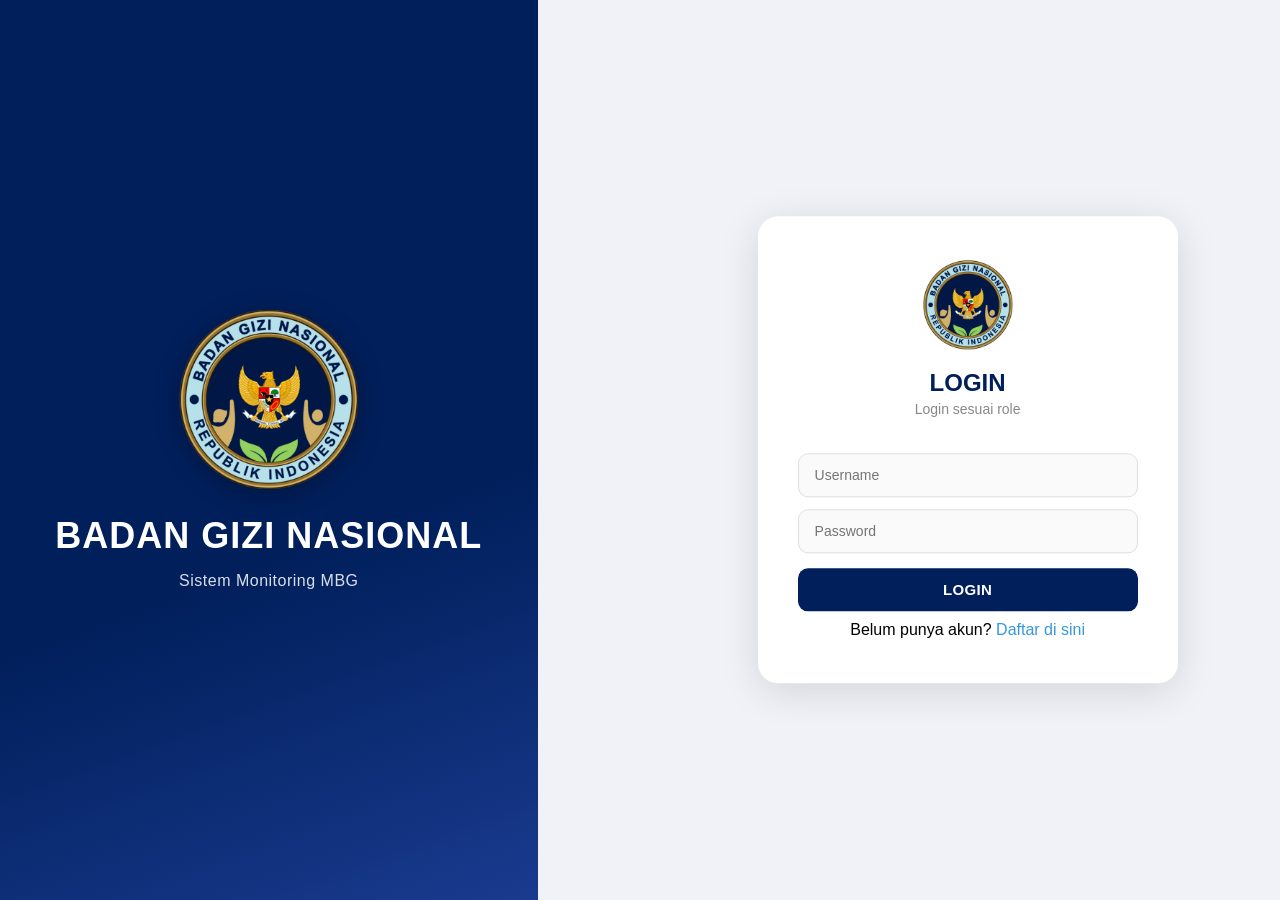
<file: src/main/resources/static/admin-dashboard.html>
<!DOCTYPE html>
<html lang="id">

<head>
    <meta charset="UTF-8">
    <meta name="viewport" content="width=device-width, initial-scale=1.0">
    <title>Dashboard Admin</title>
    <link rel="stylesheet" href="css/style.css">
    <style>
        .modal-overlay {
            display: none;
            position: fixed;
            top: 0; left: 0;
            width: 100%; height: 100%;
            background: rgba(0,0,0,0.5);
            z-index: 9999;
            justify-content: center;
            align-items: center;
        }
        .modal-overlay.active {
            display: flex;
        }
        .modal-box {
            background: white;
            padding: 30px;
            border-radius: 15px;
            width: 400px;
            box-shadow: 0 0 20px rgba(0,0,0,0.2);
        }
        .modal-box h3 {
            color: #001f5b;
            margin-bottom: 20px;
        }
        .modal-box input,
        .modal-box select {
            width: 100%;
            padding: 12px;
            margin-top: 10px;
            border: 1px solid #ccc;
            border-radius: 8px;
            font-size: 14px;
        }
        .modal-actions {
            display: flex;
            gap: 10px;
            margin-top: 15px;
        }
        .modal-actions button {
            flex: 1;
        }
        .btn-cancel {
            background: #ccc !important;
            color: #333 !important;
        }
        .btn-cancel:hover {
            background: #bbb !important;
        }
        .sidebar ul li.active {
            background: #3498db;
        }
    </style>
</head>

<body>

    <!-- ================= SIDEBAR ================= -->
    <div class="sidebar">
        <img src="img/logo.png" class="sidebar-logo">
        <h2>ADMIN MBG</h2>
        <ul>
            <li onclick="showPage('dashboard', this)">Dashboard</li>
            <li onclick="showPage('komoditas', this)"> Komoditas</li>
            <li onclick="showPage('paket', this)"> Paket Menu</li>
            <li onclick="showPage('detailmenu', this)"> Detail Menu</li>
            <li onclick="showPage('distribusi', this)"> Distribusi</li>
            <li onclick="showPage('permintaan', this)"> Permintaan ke Petani</li>
            <li onclick="showPage('komentar', this)"> Komentar</li>
            <li onclick="showPage('user', this)"> User Management</li>
        </ul>
        <button class="logout-btn" onclick="logout()"> Logout</button>
    </div>

    <!-- ================= CONTENT ================= -->
    <div class="content">

        <!-- ================= DASHBOARD ================= -->
        <div id="dashboard" class="page">
            <div class="topbar">
                <h1>Dashboard Admin</h1>
                <small id="welcomeAdmin"></small>
            </div>

            <div class="card-container">
                <div class="card">
                    <h3>Komoditas Tersedia</h3>
                    <p id="totalKomoditas">0</p>
                    <small>Data bahan baku aktif</small>
                </div>
                <div class="card">
                    <h3>Paket Menu Aktif</h3>
                    <p id="totalPaket">0</p>
                    <small>Menu yang tersedia</small>
                </div>
                <div class="card">
                    <h3>Distribusi Berjalan</h3>
                    <p id="totalDistribusi">0</p>
                    <small>Status pengiriman sistem</small>
                </div>
            </div>

            <div class="dashboard-section">
                <br>
                <h2>Distribusi Terbaru</h2>
                <table>
                    <thead>
                        <tr>
                            <th>Menu</th>
                            <th>Penerima</th>
                            <th>Porsi</th>
                            <th>Status</th>
                        </tr>
                    </thead>
                    <tbody id="dashboardDistribusiPreview"></tbody>
                </table>
            </div>
        </div>

        <!-- ================= KOMODITAS ================= -->
        <div id="komoditas" class="page hidden">
            <div class="topbar">
                <h1>Komoditas</h1>
            </div>

            <div class="form-box">
                <input type="text" id="namaKomoditas" placeholder="Nama Komoditas">
                <input type="number" id="stokKomoditas" placeholder="Jumlah Stok">
                <input type="text" id="satuanKomoditas" placeholder="Satuan (kg, liter, dll)">
                <button class="add-btn" onclick="tambahKomoditas()">Tambah</button>
            </div>

            <div class="table-wrapper">
                <table>
                    <thead>
                        <tr>
                            <th>No</th>
                            <th>Komoditas</th>
                            <th>Stok</th>
                            <th>Satuan</th>
                            <th>Aksi</th>
                        </tr>
                    </thead>
                    <tbody id="komoditasBody"></tbody>
                </table>
            </div>
        </div>

        <!-- ================= PAKET MENU ================= -->
        <div id="paket" class="page hidden">
            <div class="topbar">
                <h1>Paket Menu</h1>
            </div>

            <div class="form-box">
                <input type="text" id="namaPaket" placeholder="Nama Paket">
                <input type="text" id="isiPaket" placeholder="Deskripsi Gizi">
                <button class="add-btn" onclick="tambahPaket()">Tambah</button>
            </div>

            <div class="table-wrapper">
                <table>
                    <thead>
                        <tr>
                            <th>No</th>
                            <th>Nama Paket</th>
                            <th>Deskripsi Gizi</th>
                            <th>Aksi</th>
                        </tr>
                    </thead>
                    <tbody id="paketBody"></tbody>
                </table>
            </div>
        </div>

        <!-- ================= DETAIL MENU ================= -->
        <div id="detailmenu" class="page hidden">
            <div class="topbar">
                <h1>Detail Menu</h1>
            </div>

            <div class="form-box">
                <select id="idPaketDetail">
                    <option value="">Pilih Paket Menu</option>
                </select>
                <select id="idKomoditasDetail">
                    <option value="">Pilih Komoditas</option>
                </select>
                <input type="number" id="jumlahKebutuhan" placeholder="Kebutuhan per Porsi" step="0.01">
                <button class="add-btn" onclick="tambahDetailMenu()">Tambah</button>
            </div>

            <div class="table-wrapper">
                <table>
                    <thead>
                        <tr>
                            <th>No</th>
                            <th>Paket Menu</th>
                            <th>Komoditas</th>
                            <th>Kebutuhan / Porsi</th>
                            <th>Aksi</th>
                        </tr>
                    </thead>
                    <tbody id="detailMenuBody"></tbody>
                </table>
            </div>
        </div>

        <!-- ================= DISTRIBUSI ================= -->
        <div id="distribusi" class="page hidden">
            <div class="topbar">
                <h1>Distribusi</h1>
            </div>

            <div class="form-box">
                <select id="idMenuDistribusi">
                    <option value="">Pilih Paket Menu</option>
                </select>
                <select id="idPenerimaDistribusi">
                    <option value="">Pilih Penerima</option>
                </select>
                <input type="date" id="tanggalDistribusi">
                <input type="number" id="jumlahPorsi" placeholder="Jumlah Porsi">
                <select id="statusDistribusi">
                    <option value="">Pilih Status</option>
                    <option value="Proses">Proses</option>
                    <option value="Dikirim">Dikirim</option>
                    <option value="Selesai">Selesai</option>
                </select>
                <button class="add-btn" onclick="tambahDistribusi()">Tambah</button>
            </div>

            <div class="table-wrapper">
                <table>
                    <thead>
                        <tr>
                            <th>No</th>
                            <th>Menu</th>
                            <th>Penerima</th>
                            <th>Tanggal</th>
                            <th>Porsi</th>
                            <th>Status</th>
                            <th>Aksi</th>
                        </tr>
                    </thead>
                    <tbody id="distribusiBody"></tbody>
                </table>
            </div>
        </div>

        <!-- ================= PERMINTAAN KE PETANI ================= -->
        <div id="permintaan" class="page hidden">
            <div class="topbar">
                <h1>Permintaan ke Petani</h1>
            </div>

            <div class="form-box">
                <select id="idKomoditasPermintaan">
                    <option value="">Pilih Komoditas</option>
                </select>
                <input type="number" id="jumlahPermintaan" placeholder="Jumlah yang diminta">
                <button class="add-btn" onclick="tambahPermintaan()">Kirim Permintaan</button>
            </div>

            <div class="table-wrapper">
                <table>
                    <thead>
                        <tr>
                            <th>No</th>
                            <th>Komoditas</th>
                            <th>Jumlah</th>
                            <th>Tanggal</th>
                            <th>Status</th>
                            <th>Aksi</th>
                        </tr>
                    </thead>
                    <tbody id="permintaanBody"></tbody>
                </table>
            </div>
        </div>

        <!-- ================= KOMENTAR ================= -->
        <div id="komentar" class="page hidden">
            <div class="topbar">
                <h1>Komentar dari Sekolah</h1>
            </div>

            <div class="table-wrapper">
                <table>
                    <thead>
                        <tr>
                            <th>No</th>
                            <th>Sekolah</th>
                            <th>Komentar</th>
                            <th>Tanggal</th>
                            <th>Aksi</th>
                        </tr>
                    </thead>
                    <tbody id="komentarBody"></tbody>
                </table>
            </div>
        </div>

        <!-- ================= USER MANAGEMENT ================= -->
    <div id="user" class="page hidden">
        <div class="topbar">
            <h1>User Management</h1>
        </div>

        <div class="form-box">
            <input type="text" id="newUsername" placeholder="Username">
            <input type="password" id="newPassword" placeholder="Password">
            <select id="newRole">
                <option value="">Pilih Role</option>
                <option value="ADMIN">Admin</option>
                <option value="PETANI">Petani</option>
                <option value="SEKOLAH">Sekolah</option>
            </select>
            <input
                type="text"
                id="newNamaInstansi"
                placeholder="Nama Sekolah (jika SEKOLAH)"
            >
            <input type="text" id="newNamaPetani" placeholder="Nama Petani (jika PETANI)">
            <button class="add-btn" onclick="tambahUser()"> Tambah User</button>
        </div>

        <div class="form-box">
            <select id="filterRole" onchange="loadUser()">
                <option value="">Semua Role</option>
                <option value="ADMIN">Admin</option>
                <option value="PETANI">Petani</option>
                <option value="SEKOLAH">Sekolah</option>
            </select>
        </div>

        <div class="table-wrapper">
            <table>
                <thead>
                    <tr>
                        <th>No</th>
                        <th>Username</th>
                        <th>Role</th>
                        <th>Nama</th>
                        <th>Aksi</th>
                    </tr>
                </thead>
                <tbody id="userBody"></tbody>
            </table>
        </div>
    </div>

    <!-- ================= MODAL EDIT KOMODITAS ================= -->
    <div class="modal-overlay" id="modalEditKomoditas">
        <div class="modal-box">
            <h3>Edit Komoditas</h3>
            <input type="hidden" id="editKomoditasId">
            <input type="text" id="editNamaKomoditas" placeholder="Nama Komoditas">
            <input type="number" id="editStokKomoditas" placeholder="Stok">
            <input type="text" id="editSatuanKomoditas" placeholder="Satuan">
            <div class="modal-actions">
                <button class="btn-cancel" onclick="closeModal('modalEditKomoditas')">Batal</button>
                <button onclick="simpanEditKomoditas()"> Simpan</button>
            </div>
        </div>
    </div>

    <!-- ================= MODAL EDIT PAKET ================= -->
    <div class="modal-overlay" id="modalEditPaket">
        <div class="modal-box">
            <h3>Edit Paket Menu</h3>
            <input type="hidden" id="editPaketId">
            <input type="text" id="editNamaPaket" placeholder="Nama Paket">
            <input type="text" id="editDeskripsiPaket" placeholder="Deskripsi Gizi">
            <div class="modal-actions">
                <button class="btn-cancel" onclick="closeModal('modalEditPaket')">Batal</button>
                <button onclick="simpanEditPaket()">Simpan</button>
            </div>
        </div>
    </div>

    <!-- ================= MODAL EDIT USER ================= -->
    <div class="modal-overlay" id="modalEditUser">
        <div class="modal-box">
            <h3>Edit User</h3>
            <input type="hidden" id="editUserId">
            <input type="text" id="editUsername" placeholder="Username">
            <select id="editRole">
                <option value="ADMIN">Admin</option>
                <option value="PETANI">Petani</option>
                <option value="SEKOLAH">Sekolah</option>
            </select>
            <input type="text" id="editNamaInstansi" placeholder="Nama Instansi/Sekolah">
            <input type="text" id="editNamaPetani" placeholder="Nama Petani">
            <input type="password" id="editPassword" placeholder="Password baru (kosongkan jika tidak diubah)">
            <div class="modal-actions">
                <button class="btn-cancel" onclick="closeModal('modalEditUser')">Batal</button>
                <button onclick="simpanEditUser()">Simpan</button>
            </div>
        </div>
    </div>

    <!-- ================= MODAL EDIT DISTRIBUSI ================= -->
    <!-- MODAL EDIT DETAIL MENU -->
    <div class="modal-overlay" id="modalEditDetailMenu">
        <div class="modal-box">
            <h3>Edit Detail Menu</h3>

            <input type="hidden" id="editDetailId">

            <select id="editPaketDetail"></select>

            <select id="editKomoditasDetail"></select>

            <input type="number"
                id="editJumlahDetail"
                placeholder="Kebutuhan per Porsi"
                step="0.01">

            <div class="modal-actions">
                <button class="btn-cancel"
                        onclick="closeModal('modalEditDetailMenu')">
                    Batal
                </button>

                <button onclick="simpanEditDetailMenu()">
                    Simpan
                </button>
            </div>
        </div>
    </div>

    <div id="toast"></div>
    <script src="js/script.js"></script>
</body>

</html>
</file>
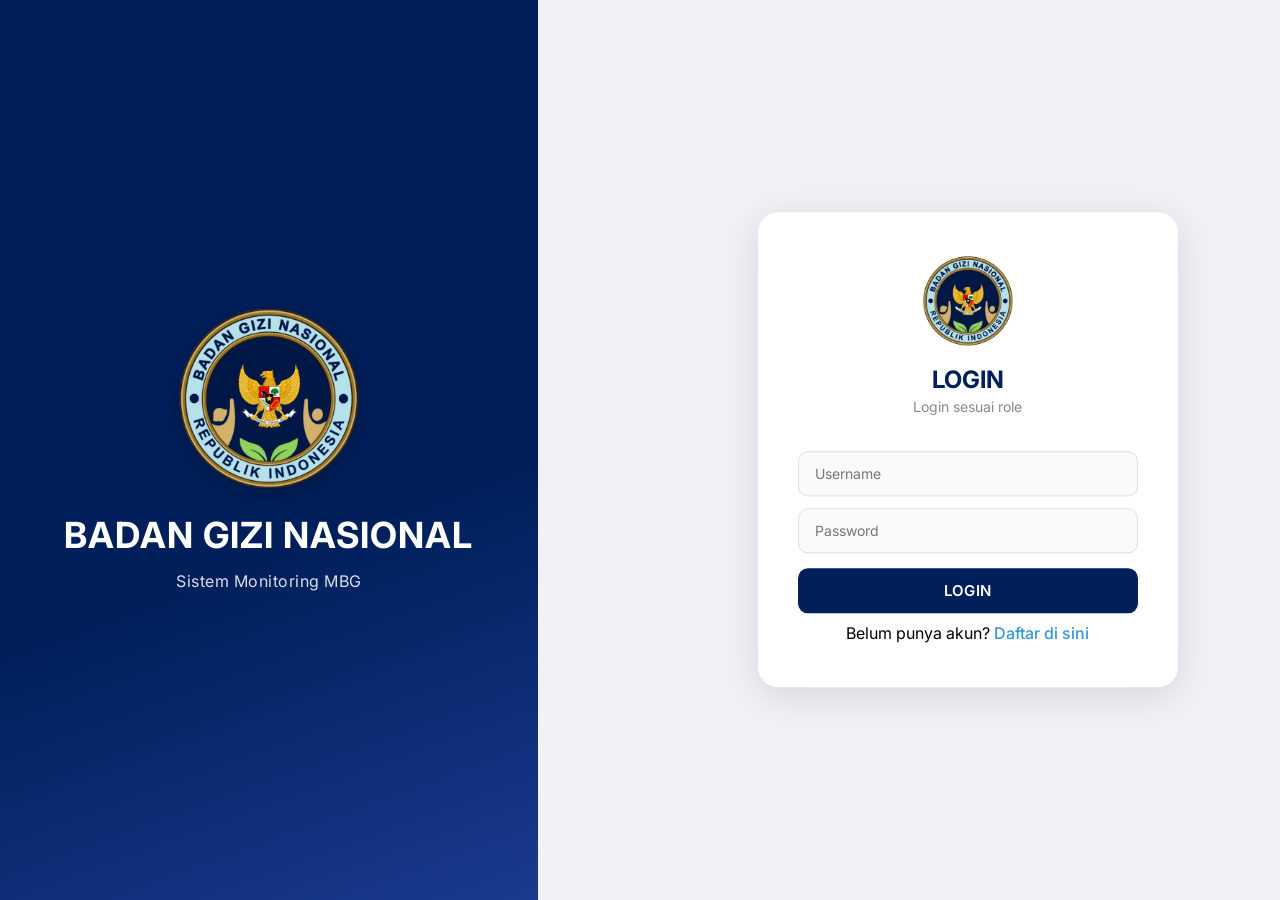
<file: src/main/resources/static/login.html>
<!DOCTYPE html>
<html lang="id">

<head>
    <meta charset="UTF-8">
    <meta name="viewport" content="width=device-width, initial-scale=1.0">

    <title>Login MBG</title>

    <link rel="stylesheet" href="css/style.css">
</head>

<body>

    <div class="left-side">

        <img src="img/logo.png" class="big-logo">

        <h1>
            BADAN GIZI
            NASIONAL
        </h1>

        <p>
            Sistem Monitoring MBG
        </p>

    </div>

    <div class="login-container">

        <img src="img/logo.png" class="logo">

        <h2>LOGIN</h2>

        <p class="subtitle">
            Login sesuai role
        </p>

        <input type="text" id="username" placeholder="Username">

        <input type="password" id="password" placeholder="Password">

        <button onclick="login()">
            LOGIN
        </button>

        <p id="error"></p>

        <p style="margin-top:10px;">
            Belum punya akun?
            <a href="register.html">Daftar di sini</a>
        </p>

    </div>

    <div id="toast"></div>

    <script src="js/script.js"></script>

</body>

</html>
</file>
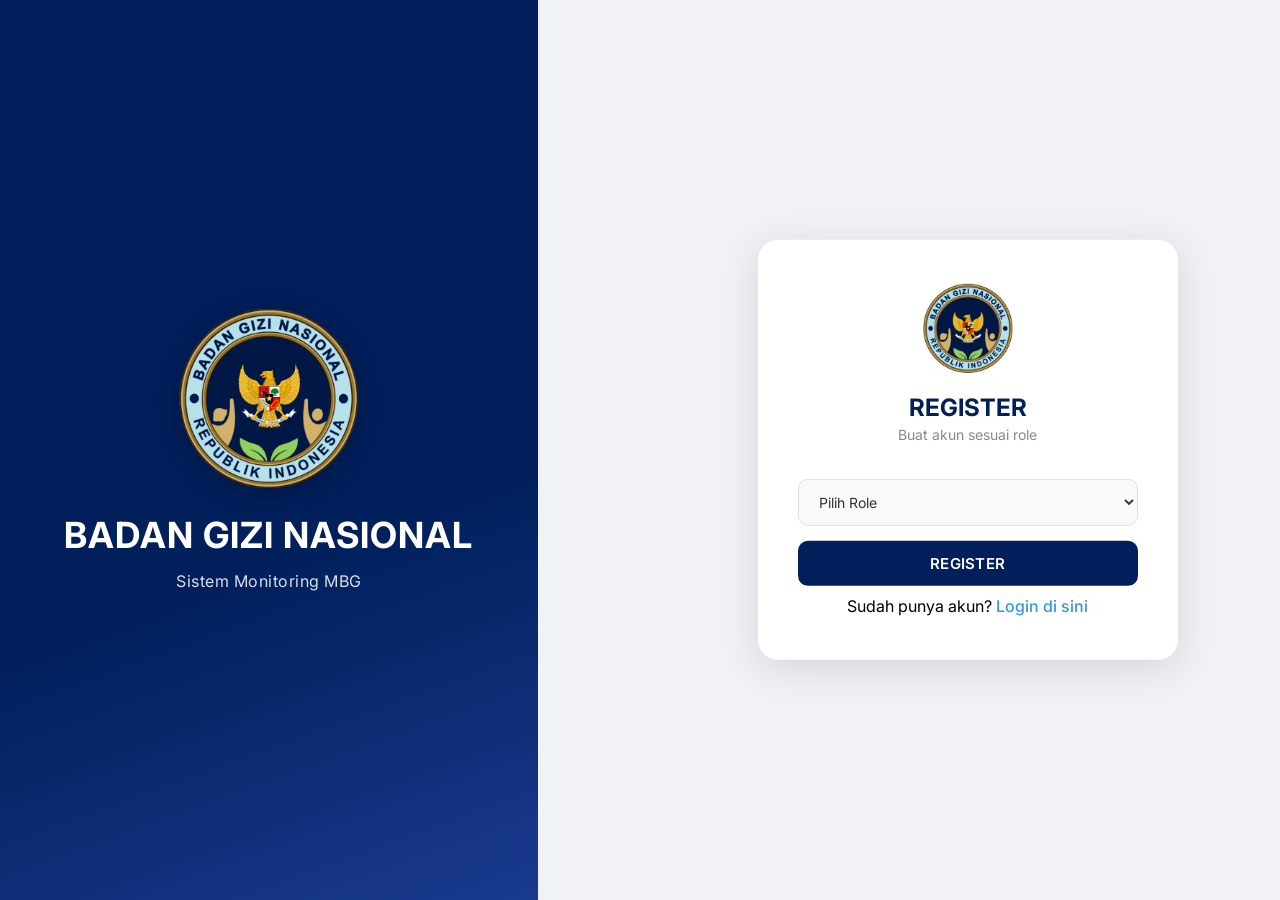
<file: src/main/resources/static/register.html>
<!DOCTYPE html>
<html lang="id">

<head>
    <meta charset="UTF-8">
    <meta name="viewport" content="width=device-width, initial-scale=1.0">
    <title>Register MBG</title>

    <link rel="stylesheet" href="css/style.css">
</head>

<body>

    <div class="left-side">

        <img src="img/logo.png" class="big-logo">

        <h1>BADAN GIZI NASIONAL</h1>

        <p>Sistem Monitoring MBG</p>

    </div>

    <div class="login-container">

        <img src="img/logo.png" class="logo">

        <h2>REGISTER</h2>

        <p class="subtitle">Buat akun sesuai role</p>

        <!-- STEP 1: PILIH ROLE -->
        <select id="role" onchange="renderRegisterForm()">

            <option value="">Pilih Role</option>
            <option value="ADMIN">Admin</option>
            <option value="PETANI">Petani</option>
            <option value="SEKOLAH">Sekolah</option>

        </select>

        <!-- STEP 2: FORM DINAMIS -->
        <div id="dynamicForm"></div>

        <button onclick="register()">
            REGISTER
        </button>

        <p style="margin-top:10px;">
            Sudah punya akun?
            <a href="login.html">Login di sini</a>
        </p>

    </div>

    <div id="toast"></div>

    <script src="js/script.js"></script>

</body>

</html>
</file>
<file: src/main/resources/static/css/style.css>
/* =========================
   style.css — MBG Lokal
========================= */

@import url('https://fonts.googleapis.com/css2?family=Inter:wght@400;500;600;700&display=swap');

* {
    margin: 0;
    padding: 0;
    box-sizing: border-box;
    font-family: 'Inter', Arial, sans-serif;
}

body {
    background: #f0f2f8;
    display: flex;
    overflow-x: hidden;
}

/* ================= LOGIN ================= */

.left-side {
    width: 42%;
    height: 100vh;
    background: linear-gradient(160deg, #001f5b 60%, #1a3a8f);
    color: white;
    display: flex;
    flex-direction: column;
    justify-content: center;
    align-items: center;
    text-align: center;
    padding: 40px;
}

.big-logo {
    width: 180px;
    margin-bottom: 24px;
    filter: drop-shadow(0 4px 12px rgba(0,0,0,0.3));
}

.left-side h1 {
    font-size: 36px;
    font-weight: 700;
    margin-bottom: 12px;
    line-height: 1.3;
    letter-spacing: 1px;
}

.left-side p {
    font-size: 16px;
    opacity: 0.85;
    letter-spacing: 0.5px;
}

.login-container {
    width: 420px;
    background: white;
    padding: 44px 40px;
    border-radius: 20px;
    box-shadow: 0 8px 40px rgba(0, 0, 0, 0.12);
    position: absolute;
    right: 8%;
    top: 50%;
    transform: translateY(-50%);
    text-align: center;
}

.logo {
    width: 90px;
    margin-bottom: 16px;
}

.login-container h2 {
    color: #001f5b;
    font-size: 24px;
    font-weight: 700;
    margin-bottom: 4px;
}

.subtitle {
    color: #888;
    font-size: 14px;
    margin-bottom: 24px;
}

input,
select {
    width: 100%;
    padding: 13px 16px;
    margin-top: 12px;
    border: 1.5px solid #e0e0e0;
    border-radius: 10px;
    outline: none;
    font-size: 14px;
    color: #333;
    background: #fafafa;
    transition: 0.2s;
}

input:focus,
select:focus {
    border-color: #3498db;
    background: white;
    box-shadow: 0 0 0 3px rgba(52, 152, 219, 0.12);
}

/* ================= BUTTON ================= */

button {
    width: 100%;
    padding: 13px;
    margin-top: 15px;
    background: #001f5b;
    color: white;
    border: none;
    border-radius: 10px;
    cursor: pointer;
    transition: 0.2s;
    font-size: 15px;
    font-weight: 600;
    letter-spacing: 0.3px;
}

button:hover {
    background: #0a317f;
    transform: translateY(-1px);
    box-shadow: 0 4px 12px rgba(0,31,91,0.2);
}

button:active {
    transform: translateY(0);
}

.add-btn {
    width: auto;
    background: #3498db;
    padding: 11px 20px;
    font-size: 14px;
}

.add-btn:hover {
    background: #2980b9;
}

.logout-btn {
    background: rgba(255,255,255,0.15);
    margin-top: 30px;
    border: 1px solid rgba(255,255,255,0.3);
    backdrop-filter: blur(4px);
}

.logout-btn:hover {
    background: rgba(255,255,255,0.25);
    transform: translateY(-1px);
}

/* ================= SIDEBAR ================= */

.sidebar {
    width: 260px;
    height: 100vh;
    background: linear-gradient(180deg, #001f5b 0%, #00297a 100%);
    color: white;
    position: fixed;
    padding: 24px 16px;
    overflow-y: auto;
    overflow-x: hidden;
    box-shadow: 4px 0 20px rgba(0,0,0,0.15);
}

.sidebar::-webkit-scrollbar {
    width: 4px;
}

.sidebar::-webkit-scrollbar-thumb {
    background: rgba(255,255,255,0.2);
    border-radius: 10px;
}

.sidebar-logo {
    width: 100px;
    display: block;
    margin: 0 auto 12px;
}

.sidebar h2 {
    text-align: center;
    font-size: 16px;
    font-weight: 700;
    margin-bottom: 28px;
    letter-spacing: 1px;
    opacity: 0.95;
    padding-bottom: 16px;
    border-bottom: 1px solid rgba(255,255,255,0.1);
}

.sidebar ul {
    list-style: none;
}

.sidebar ul li {
    padding: 12px 16px;
    margin-top: 4px;
    border-radius: 10px;
    cursor: pointer;
    transition: 0.2s;
    font-size: 14px;
    font-weight: 500;
    opacity: 0.85;
    display: flex;
    align-items: center;
    gap: 8px;
}

.sidebar ul li:hover {
    background: rgba(52, 152, 219, 0.3);
    opacity: 1;
    transform: translateX(3px);
}

.sidebar ul li.active {
    background: #3498db;
    opacity: 1;
    box-shadow: 0 4px 12px rgba(52,152,219,0.4);
}

/* ================= CONTENT ================= */

.content {
    margin-left: 260px;
    padding: 32px;
    width: calc(100% - 260px);
    min-height: 100vh;
}

/* ================= TOPBAR ================= */

.topbar {
    display: flex;
    justify-content: space-between;
    align-items: center;
    margin-bottom: 24px;
}

.topbar h1 {
    color: #001f5b;
    font-size: 32px;
    font-weight: 700;
}

.topbar small {
    color: #666;
    font-size: 14px;
    background: white;
    padding: 8px 16px;
    border-radius: 20px;
    box-shadow: 0 2px 8px rgba(0,0,0,0.08);
}

/* ================= CARD ================= */

.card-container {
    display: grid;
    grid-template-columns: repeat(auto-fit, minmax(220px, 1fr));
    gap: 20px;
    margin-top: 20px;
}

.card {
    background: white;
    padding: 24px;
    border-radius: 16px;
    box-shadow: 0 2px 12px rgba(0,0,0,0.07);
    border-left: 5px solid #3498db;
    transition: 0.2s;
    position: relative;
    overflow: hidden;
}

.card::before {
    content: '';
    position: absolute;
    top: -20px;
    right: -20px;
    width: 80px;
    height: 80px;
    background: rgba(52,152,219,0.06);
    border-radius: 50%;
}

.card:hover {
    transform: translateY(-3px);
    box-shadow: 0 6px 20px rgba(0,0,0,0.1);
}

.card h3 {
    color: #555;
    font-size: 13px;
    font-weight: 600;
    margin-bottom: 10px;
    text-transform: uppercase;
    letter-spacing: 0.5px;
}

.card p {
    font-size: 36px;
    color: #001f5b;
    font-weight: 700;
    line-height: 1;
    margin-bottom: 6px;
}

.card small {
    color: #999;
    font-size: 12px;
}

/* ================= FORM ================= */

.form-box {
    display: flex;
    gap: 10px;
    flex-wrap: wrap;
    margin-bottom: 20px;
    background: white;
    padding: 16px;
    border-radius: 12px;
    box-shadow: 0 2px 8px rgba(0,0,0,0.06);
    align-items: center;
}

.form-box input,
.form-box select {
    flex: 1;
    margin-top: 0;
    min-width: 140px;
}

/* ================= TABLE ================= */

.table-wrapper {
    width: 100%;
    overflow-x: auto;
    border-radius: 16px;
    box-shadow: 0 2px 12px rgba(0,0,0,0.07);
}

table {
    width: 100%;
    min-width: 700px;
    border-collapse: collapse;
    background: white;
}

table thead {
    background: #f8faff;
}

table th {
    color: #001f5b;
    font-size: 13px;
    font-weight: 700;
    text-transform: uppercase;
    letter-spacing: 0.5px;
    padding: 14px 16px;
    border-bottom: 2px solid #e8eef8;
}

table td {
    padding: 14px 16px;
    border-bottom: 1px solid #f0f0f0;
    font-size: 14px;
    color: #444;
}

table tbody tr:last-child td {
    border-bottom: none;
}

table tbody tr:hover {
    background: #f8faff;
}

/* ================= STATUS BADGE ================= */

.badge {
    display: inline-block;
    padding: 5px 14px;
    border-radius: 20px;
    font-size: 12px;
    font-weight: 600;
    letter-spacing: 0.3px;
}

.badge-proses {
    background: #fff3e0;
    color: #e65100;
    border: 1px solid #ffcc80;
}

.badge-dikirim {
    background: #e3f2fd;
    color: #1565c0;
    border: 1px solid #90caf9;
}

.badge-selesai {
    background: #e8f5e9;
    color: #2e7d32;
    border: 1px solid #a5d6a7;
}

.badge-menunggu {
    background: #fff3e0;
    color: #e65100;
    border: 1px solid #ffcc80;
}

.badge-disetujui {
    background: #e8f5e9;
    color: #2e7d32;
    border: 1px solid #a5d6a7;
}

.badge-ditolak {
    background: #ffebee;
    color: #c62828;
    border: 1px solid #ef9a9a;
}

/* ================= MENU CARD ================= */

.menu-card {
    background: white;
    padding: 24px;
    border-radius: 16px;
    margin-top: 20px;
    box-shadow: 0 2px 12px rgba(0,0,0,0.07);
}

.menu-card h3 {
    color: #001f5b;
    margin-bottom: 10px;
    font-size: 16px;
}

.menu-card p {
    color: #555;
    line-height: 1.7;
    font-size: 14px;
}

/* ================= ACTION BUTTONS ================= */

.action-btn {
    display: flex;
    gap: 8px;
    align-items: center;
}

.action-btn button {
    padding: 7px 14px;
    border: none;
    border-radius: 8px;
    cursor: pointer;
    font-size: 13px;
    font-weight: 600;
    width: auto;
    margin-top: 0;
    letter-spacing: 0.2px;
}

.edit-btn {
    background: #fff3e0;
    color: #e65100;
    border: 1px solid #ffcc80 !important;
}

.edit-btn:hover {
    background: #ffe0b2;
    transform: translateY(-1px);
    box-shadow: 0 2px 8px rgba(230,81,0,0.2);
}

.delete-btn {
    background: #ffebee;
    color: #c62828;
    border: 1px solid #ef9a9a !important;
}

.delete-btn:hover {
    background: #ffcdd2;
    transform: translateY(-1px);
    box-shadow: 0 2px 8px rgba(198,40,40,0.2);
}

/* ================= HIDDEN ================= */

.hidden {
    display: none;
}

/* ================= TOAST ================= */

#toast {
    position: fixed;
    top: 24px;
    right: 24px;
    z-index: 9999;
}

.toast {
    padding: 14px 20px;
    margin-bottom: 10px;
    border-radius: 12px;
    color: white;
    font-weight: 600;
    font-size: 14px;
    animation: slideIn 0.3s ease;
    box-shadow: 0 4px 16px rgba(0,0,0,0.15);
    min-width: 260px;
}

.toast.success {
    background: linear-gradient(135deg, #27ae60, #2ecc71);
}

.toast.error {
    background: linear-gradient(135deg, #c0392b, #e74c3c);
}

@keyframes slideIn {
    from {
        opacity: 0;
        transform: translateX(30px);
    }
    to {
        opacity: 1;
        transform: translateX(0);
    }
}

/* ================= MODAL ================= */

.modal-overlay {
    display: none;
    position: fixed;
    top: 0; left: 0;
    width: 100%; height: 100%;
    background: rgba(0,0,0,0.45);
    backdrop-filter: blur(3px);
    z-index: 9999;
    justify-content: center;
    align-items: center;
}

.modal-overlay.active {
    display: flex;
}

.modal-box {
    background: white;
    padding: 32px;
    border-radius: 20px;
    width: 420px;
    box-shadow: 0 20px 60px rgba(0,0,0,0.2);
}

.modal-box h3 {
    color: #001f5b;
    margin-bottom: 20px;
    font-size: 18px;
}

.modal-box input,
.modal-box select {
    width: 100%;
    padding: 12px 16px;
    margin-top: 10px;
    border: 1.5px solid #e0e0e0;
    border-radius: 10px;
    font-size: 14px;
}

.modal-actions {
    display: flex;
    gap: 10px;
    margin-top: 20px;
}

.modal-actions button {
    flex: 1;
    margin-top: 0;
}

.btn-cancel {
    background: #f5f5f5 !important;
    color: #555 !important;
    border: 1px solid #ddd !important;
}

.btn-cancel:hover {
    background: #eeeeee !important;
    box-shadow: none !important;
}

/* ================= LINK ================= */

a {
    color: #3498db;
    text-decoration: none;
    font-weight: 500;
}

a:hover {
    text-decoration: underline;
}

/* ================= DASHBOARD SECTION ================= */

.dashboard-section {
    margin-top: 28px;
    background: white;
    padding: 24px;
    border-radius: 16px;
    box-shadow: 0 2px 12px rgba(0,0,0,0.07);
}

.dashboard-section h2 {
    color: #001f5b;
    font-size: 18px;
    margin-bottom: 16px;
    padding-bottom: 12px;
    border-bottom: 2px solid #f0f0f0;
}

/* ================= RESPONSIVE ================= */

@media screen and (max-width: 768px) {
    body { flex-direction: column; }

    .sidebar {
        width: 100%;
        height: auto;
        position: relative;
        padding: 16px;
    }

    .sidebar ul {
        display: flex;
        flex-wrap: wrap;
        gap: 8px;
    }

    .sidebar ul li {
        flex: 1 1 45%;
        text-align: center;
        justify-content: center;
    }

    .content {
        width: 100%;
        margin-left: 0;
        padding: 20px;
    }

    .topbar {
        flex-direction: column;
        align-items: flex-start;
        gap: 10px;
    }

    .topbar h1 { font-size: 26px; }

    .card-container { grid-template-columns: 1fr; }

    .form-box { flex-direction: column; }

    .form-box input,
    .form-box select,
    .form-box button { width: 100%; }

    .add-btn { width: 100%; }

    table { display: block; overflow-x: auto; white-space: nowrap; }

    .left-side { display: none; }

    .login-container {
        position: static;
        transform: none;
        width: 92%;
        margin: 50px auto;
    }
}
</file>
